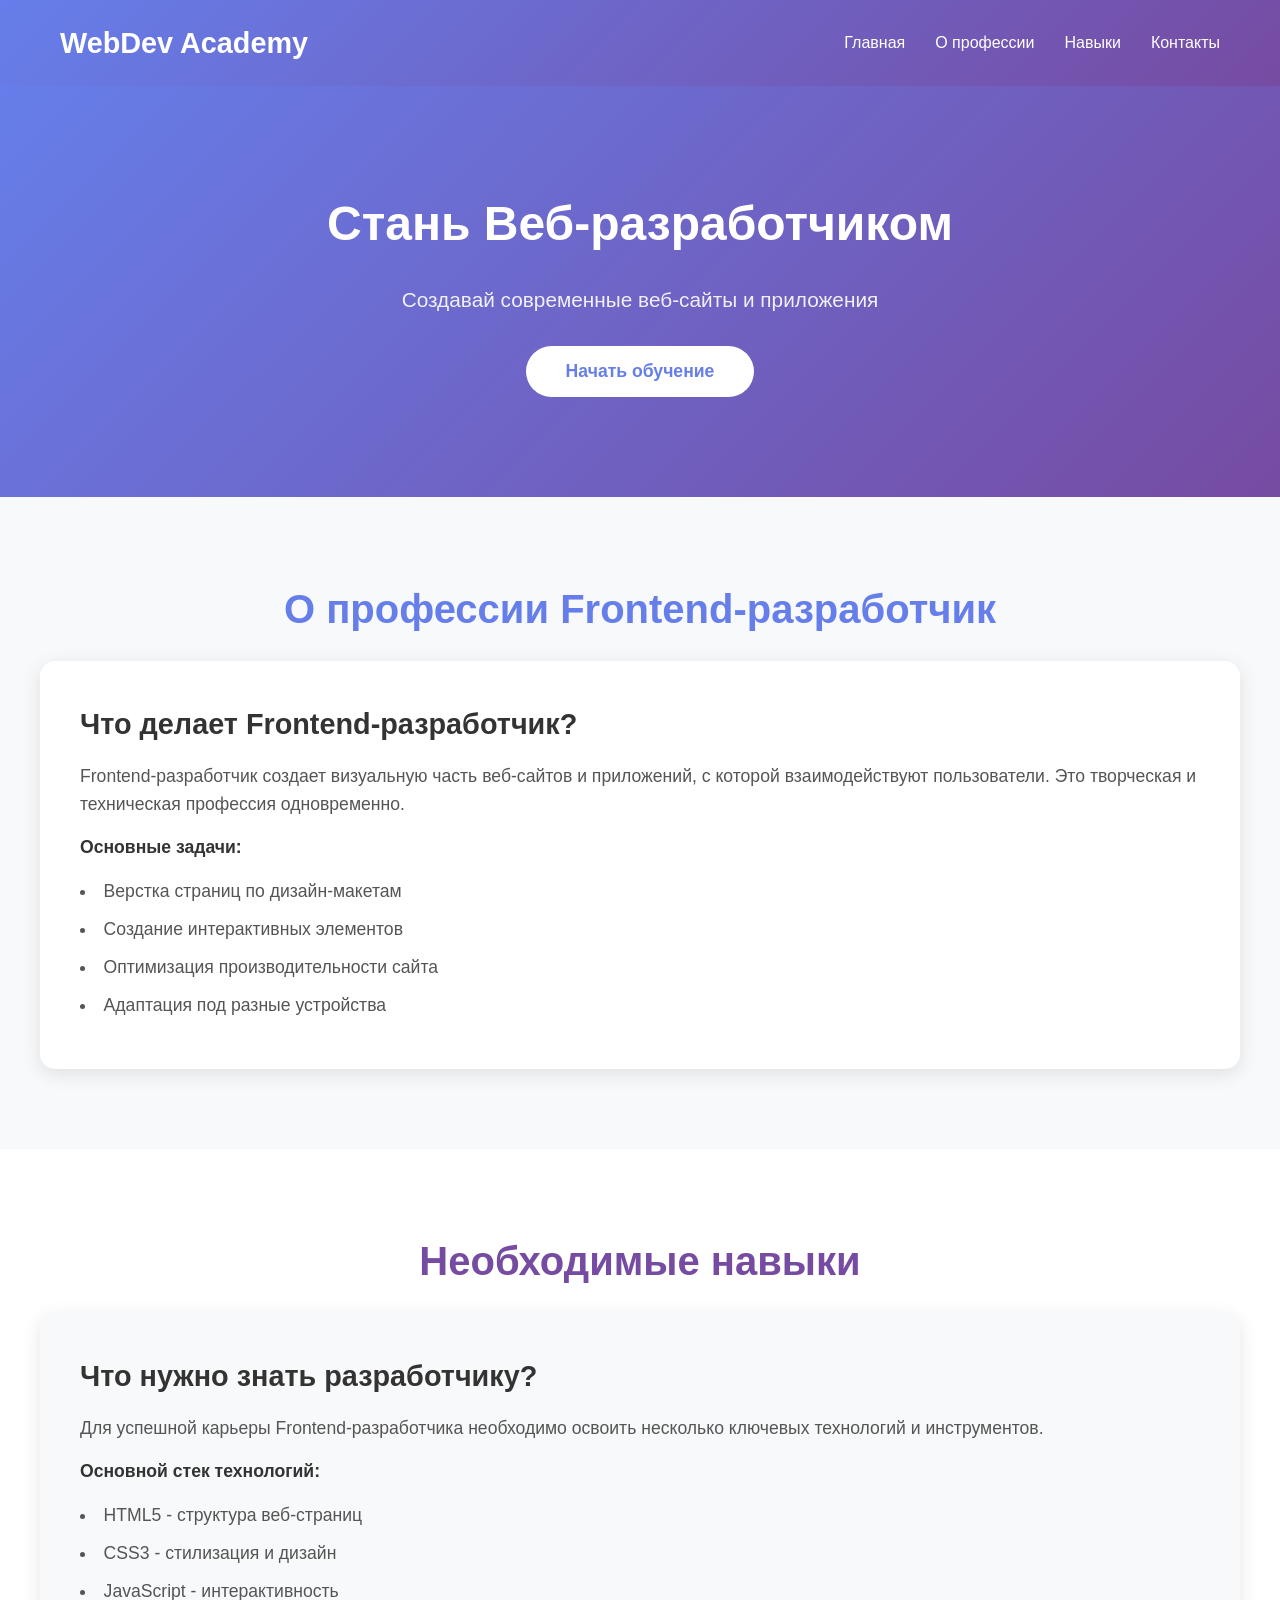
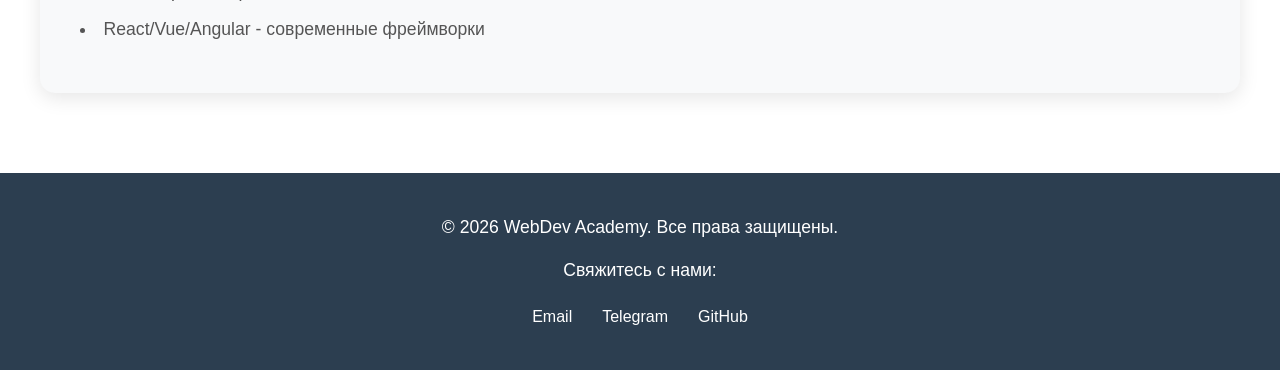
<file: ready/index.html>
<!doctype html>
<html lang="ru">
    <head>
        <meta charset="UTF-8" />
        <meta name="viewport" content="width=device-width, initial-scale=1.0" />
        <title>Профессия: Веб-разработчик</title>
        <link rel="stylesheet" href="style.css" />
    </head>
    <body>
        <header id="page-header">
            <nav id="main-nav">
                <h1 id="logo">WebDev Academy</h1>
                <ul>
                    <li><a href="#home">Главная</a></li>
                    <li><a href="#about">О профессии</a></li>
                    <li><a href="#skills">Навыки</a></li>
                    <li><a href="#contact">Контакты</a></li>
                </ul>
            </nav>
        </header>

        <section id="hero">
            <h2>Стань Веб-разработчиком</h2>
            <p>Создавай современные веб-сайты и приложения</p>
            <button>Начать обучение</button>
        </section>

        <section id="about">
            <div id="about-container">
                <h2>О профессии Frontend-разработчик</h2>
                <article id="about-content">
                    <h3>Что делает Frontend-разработчик?</h3>
                    <p>
                        Frontend-разработчик создает визуальную часть веб-сайтов
                        и приложений, с которой взаимодействуют пользователи.
                        Это творческая и техническая профессия одновременно.
                    </p>
                    <p><strong>Основные задачи:</strong></p>
                    <ul>
                        <li>Верстка страниц по дизайн-макетам</li>
                        <li>Создание интерактивных элементов</li>
                        <li>Оптимизация производительности сайта</li>
                        <li>Адаптация под разные устройства</li>
                    </ul>
                </article>
            </div>
        </section>

        <section id="skills">
            <div id="skills-container">
                <h2>Необходимые навыки</h2>
                <article id="skills-content">
                    <h3>Что нужно знать разработчику?</h3>
                    <p>
                        Для успешной карьеры Frontend-разработчика необходимо
                        освоить несколько ключевых технологий и инструментов.
                    </p>
                    <p><strong>Основной стек технологий:</strong></p>
                    <ul>
                        <li>HTML5 - структура веб-страниц</li>
                        <li>CSS3 - стилизация и дизайн</li>
                        <li>JavaScript - интерактивность</li>
                        <li>React/Vue/Angular - современные фреймворки</li>
                    </ul>
                </article>
            </div>
        </section>

        <footer id="page-footer">
            <div id="footer-container">
                <p>&copy; 2026 WebDev Academy. Все права защищены.</p>
                <p>Свяжитесь с нами:</p>
                <div id="footer-links">
                    <a href="#email">Email</a>
                    <a href="#telegram">Telegram</a>
                    <a href="#github">GitHub</a>
                </div>
            </div>
        </footer>
    </body>
</html>
</file>
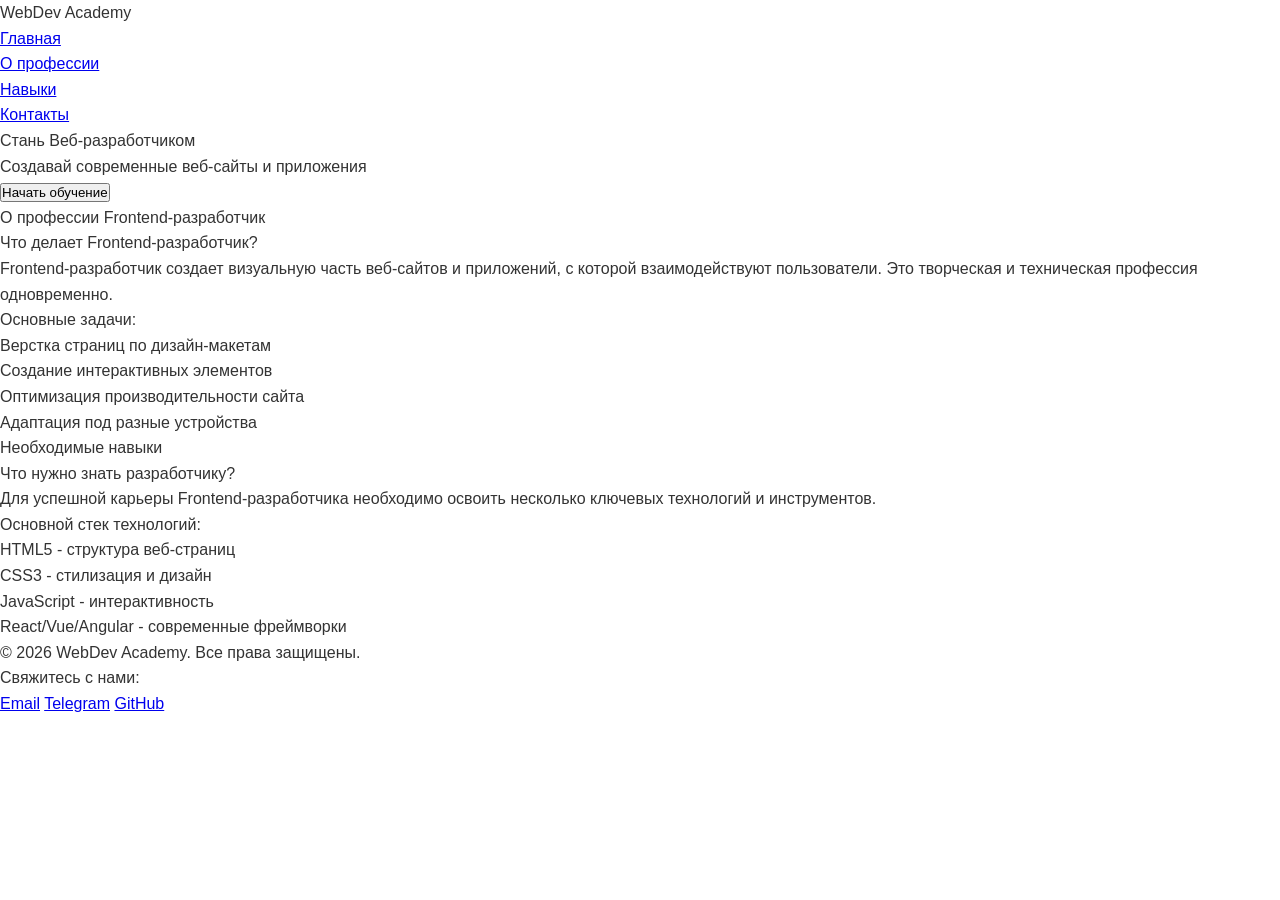
<file: task/index.html>
<!doctype html>
<html lang="ru">
    <head>
        <meta charset="UTF-8" />
        <meta name="viewport" content="width=device-width, initial-scale=1.0" />
        <title>Профессия: Веб-разработчик</title>
        <link rel="stylesheet" href="style.css" />
    </head>
    <body>
        <div id="page-header">
            <div id="main-nav">
                <div id="logo">WebDev Academy</div>
                <ul>
                    <li><a href="#home">Главная</a></li>
                    <li><a href="#about">О профессии</a></li>
                    <li><a href="#skills">Навыки</a></li>
                    <li><a href="#contact">Контакты</a></li>
                </ul>
            </div>
        </div>

        <div id="hero">
            <div>Стань Веб-разработчиком</div>
            <div>Создавай современные веб-сайты и приложения</div>
            <button>Начать обучение</button>
        </div>

        <div id="about">
            <div id="about-container">
                <div>О профессии Frontend-разработчик</div>
                <div id="about-content">
                    <div>Что делает Frontend-разработчик?</div>
                    <div>
                        Frontend-разработчик создает визуальную часть веб-сайтов
                        и приложений, с которой взаимодействуют пользователи.
                        Это творческая и техническая профессия одновременно.
                    </div>
                    <div><span>Основные задачи:</span></div>
                    <ul>
                        <li>Верстка страниц по дизайн-макетам</li>
                        <li>Создание интерактивных элементов</li>
                        <li>Оптимизация производительности сайта</li>
                        <li>Адаптация под разные устройства</li>
                    </ul>
                </div>
            </div>
        </div>

        <div id="skills">
            <div id="skills-container">
                <div>Необходимые навыки</div>
                <div id="skills-content">
                    <div>Что нужно знать разработчику?</div>
                    <div>
                        Для успешной карьеры Frontend-разработчика необходимо
                        освоить несколько ключевых технологий и инструментов.
                    </div>
                    <div><span>Основной стек технологий:</span></div>
                    <ul>
                        <li>HTML5 - структура веб-страниц</li>
                        <li>CSS3 - стилизация и дизайн</li>
                        <li>JavaScript - интерактивность</li>
                        <li>React/Vue/Angular - современные фреймворки</li>
                    </ul>
                </div>
            </div>
        </div>

        <div id="page-footer">
            <div id="footer-container">
                <div>&copy; 2026 WebDev Academy. Все права защищены.</div>
                <div>Свяжитесь с нами:</div>
                <div id="footer-links">
                    <a href="#email">Email</a>
                    <a href="#telegram">Telegram</a>
                    <a href="#github">GitHub</a>
                </div>
            </div>
        </div>
    </body>
</html>
</file>
<file: ready/style.css>
* {
    margin: 0;
    padding: 0;
    box-sizing: border-box;
}

body {
    font-family: 'Segoe UI', Tahoma, Geneva, Verdana, sans-serif;
    line-height: 1.6;
    color: #333;
}

/* ============= ШАПКА САЙТА ============= */

header#page-header {
    background: linear-gradient(135deg, #667eea 0%, #764ba2 100%);
    color: white;
    padding: 20px 0;
    box-shadow: 0 2px 10px rgba(0, 0, 0, 0.1);
}

header#page-header nav#main-nav {
    max-width: 1200px;
    margin: 0 auto;
    padding: 0 20px;
    display: flex;
    justify-content: space-between;
    align-items: center;
}

header#page-header nav#main-nav h1#logo {
    font-size: 1.8em;
    font-weight: bold;
}

header#page-header nav#main-nav ul {
    list-style: none;
    display: flex;
    gap: 30px;
}

header#page-header nav#main-nav ul li a {
    color: white;
    text-decoration: none;
    font-weight: 500;
    transition: opacity 0.3s;
}

header#page-header nav#main-nav ul li a:hover {
    opacity: 0.8;
}

/* ============= ГЛАВНЫЙ БАННЕР ============= */

section#hero {
    background: linear-gradient(135deg, #667eea 0%, #764ba2 100%);
    color: white;
    padding: 100px 20px;
    text-align: center;
}

section#hero h2 {
    font-size: 3em;
    margin-bottom: 20px;
}

section#hero p {
    font-size: 1.3em;
    margin-bottom: 30px;
    opacity: 0.9;
}

section#hero button {
    background: white;
    color: #667eea;
    border: none;
    padding: 15px 40px;
    font-size: 1.1em;
    border-radius: 30px;
    cursor: pointer;
    font-weight: bold;
    transition: transform 0.3s;
}

section#hero button:hover {
    transform: scale(1.05);
}

/* ============= БЛОК "О ПРОФЕССИИ" ============= */

section#about {
    padding: 80px 20px;
    background: #f8f9fa;
}

section#about div#about-container {
    max-width: 1200px;
    margin: 0 auto;
}

section#about div#about-container h2 {
    font-size: 2.5em;
    text-align: center;
    margin-bottom: 20px;
    color: #667eea;
}

section#about div#about-container article#about-content {
    background: white;
    padding: 40px;
    border-radius: 15px;
    box-shadow: 0 5px 20px rgba(0, 0, 0, 0.1);
}

section#about div#about-container article#about-content h3 {
    font-size: 1.8em;
    margin-bottom: 15px;
    color: #333;
}

section#about div#about-container article#about-content p {
    font-size: 1.1em;
    color: #555;
    margin-bottom: 15px;
}

section#about div#about-container article#about-content strong {
    font-weight: bold;
    color: #333;
}

section#about div#about-container article#about-content ul {
    list-style-position: inside;
    color: #555;
    font-size: 1.1em;
}

section#about div#about-container article#about-content ul li {
    margin-bottom: 10px;
}

/* ============= БЛОК "НАВЫКИ" ============= */

section#skills {
    padding: 80px 20px;
    background: white;
}

section#skills div#skills-container {
    max-width: 1200px;
    margin: 0 auto;
}

section#skills div#skills-container h2 {
    font-size: 2.5em;
    text-align: center;
    margin-bottom: 20px;
    color: #764ba2;
}

section#skills div#skills-container article#skills-content {
    background: #f8f9fa;
    padding: 40px;
    border-radius: 15px;
    box-shadow: 0 5px 20px rgba(0, 0, 0, 0.1);
}

section#skills div#skills-container article#skills-content h3 {
    font-size: 1.8em;
    margin-bottom: 15px;
    color: #333;
}

section#skills div#skills-container article#skills-content p {
    font-size: 1.1em;
    color: #555;
    margin-bottom: 15px;
}

section#skills div#skills-container article#skills-content strong {
    font-weight: bold;
    color: #333;
}

section#skills div#skills-container article#skills-content ul {
    list-style-position: inside;
    color: #555;
    font-size: 1.1em;
}

section#skills div#skills-container article#skills-content ul li {
    margin-bottom: 10px;
}

/* ============= ПОДВАЛ САЙТА ============= */

footer#page-footer {
    background: #2c3e50;
    color: white;
    padding: 40px 20px;
    text-align: center;
}

footer#page-footer div#footer-container {
    max-width: 1200px;
    margin: 0 auto;
}

footer#page-footer div#footer-container p {
    margin-bottom: 15px;
    font-size: 1.1em;
}

footer#page-footer div#footer-container div#footer-links {
    display: flex;
    justify-content: center;
    gap: 30px;
    margin-top: 20px;
}

footer#page-footer div#footer-container div#footer-links a {
    color: white;
    text-decoration: none;
    transition: color 0.3s;
}

footer#page-footer div#footer-container div#footer-links a:hover {
    color: #667eea;
}
</file>
<file: task/style.css>
* {
    margin: 0;
    padding: 0;
    box-sizing: border-box;
}

body {
    font-family: 'Segoe UI', Tahoma, Geneva, Verdana, sans-serif;
    line-height: 1.6;
    color: #333;
}

header#page-header {
    background: linear-gradient(135deg, #667eea 0%, #764ba2 100%);
    color: white;
    padding: 20px 0;
    box-shadow: 0 2px 10px rgba(0, 0, 0, 0.1);
}

header#page-header nav#main-nav {
    max-width: 1200px;
    margin: 0 auto;
    padding: 0 20px;
    display: flex;
    justify-content: space-between;
    align-items: center;
}

header#page-header nav#main-nav div#logo {
    font-size: 1.8em;
    font-weight: bold;
}

header#page-header nav#main-nav ul {
    list-style: none;
    display: flex;
    gap: 30px;
}

header#page-header nav#main-nav ul li a {
    color: white;
    text-decoration: none;
    font-weight: 500;
    transition: opacity 0.3s;
}

header#page-header nav#main-nav ul li a:hover {
    opacity: 0.8;
}

section#hero {
    background: linear-gradient(135deg, #667eea 0%, #764ba2 100%);
    color: white;
    padding: 100px 20px;
    text-align: center;
}

section#hero h2 {
    font-size: 3em;
    margin-bottom: 20px;
}

section#hero p {
    font-size: 1.3em;
    margin-bottom: 30px;
    opacity: 0.9;
}

section#hero button {
    background: white;
    color: #667eea;
    border: none;
    padding: 15px 40px;
    font-size: 1.1em;
    border-radius: 30px;
    cursor: pointer;
    font-weight: bold;
    transition: transform 0.3s;
}

section#hero button:hover {
    transform: scale(1.05);
}

section#about {
    padding: 80px 20px;
    background: #f8f9fa;
}

section#about div#about-container {
    max-width: 1200px;
    margin: 0 auto;
}

section#about div#about-container h2 {
    font-size: 2.5em;
    text-align: center;
    margin-bottom: 20px;
    color: #667eea;
}

section#about div#about-container article#about-content {
    background: white;
    padding: 40px;
    border-radius: 15px;
    box-shadow: 0 5px 20px rgba(0, 0, 0, 0.1);
}

section#about div#about-container article#about-content h3 {
    font-size: 1.8em;
    margin-bottom: 15px;
    color: #333;
}

section#about div#about-container article#about-content p {
    font-size: 1.1em;
    color: #555;
    margin-bottom: 15px;
}

section#about div#about-container article#about-content strong {
    font-weight: bold;
    color: #333;
}

section#about div#about-container article#about-content ul {
    list-style-position: inside;
    color: #555;
    font-size: 1.1em;
}

section#about div#about-container article#about-content ul li {
    margin-bottom: 10px;
}

section#skills {
    padding: 80px 20px;
    background: white;
}

section#skills div#skills-container {
    max-width: 1200px;
    margin: 0 auto;
}

section#skills div#skills-container h2 {
    font-size: 2.5em;
    text-align: center;
    margin-bottom: 20px;
    color: #764ba2;
}

section#skills div#skills-container article#skills-content {
    background: #f8f9fa;
    padding: 40px;
    border-radius: 15px;
    box-shadow: 0 5px 20px rgba(0, 0, 0, 0.1);
}

section#skills div#skills-container article#skills-content h3 {
    font-size: 1.8em;
    margin-bottom: 15px;
    color: #333;
}

section#skills div#skills-container article#skills-content p {
    font-size: 1.1em;
    color: #555;
    margin-bottom: 15px;
}

section#skills div#skills-container article#skills-content strong {
    font-weight: bold;
    color: #333;
}

section#skills div#skills-container article#skills-content ul {
    list-style-position: inside;
    color: #555;
    font-size: 1.1em;
}

section#skills div#skills-container article#skills-content ul li {
    margin-bottom: 10px;
}

footer#page-footer {
    background: #2c3e50;
    color: white;
    padding: 40px 20px;
    text-align: center;
}

footer#page-footer div#footer-container {
    max-width: 1200px;
    margin: 0 auto;
}

footer#page-footer div#footer-container p {
    margin-bottom: 15px;
    font-size: 1.1em;
}

footer#page-footer div#footer-container div#footer-links {
    display: flex;
    justify-content: center;
    gap: 30px;
    margin-top: 20px;
}

footer#page-footer div#footer-container div#footer-links a {
    color: white;
    text-decoration: none;
    transition: color 0.3s;
}

footer#page-footer div#footer-container div#footer-links a:hover {
    color: #667eea;
}

div {
    display: block;
}

span {
    display: inline;
}
</file>
